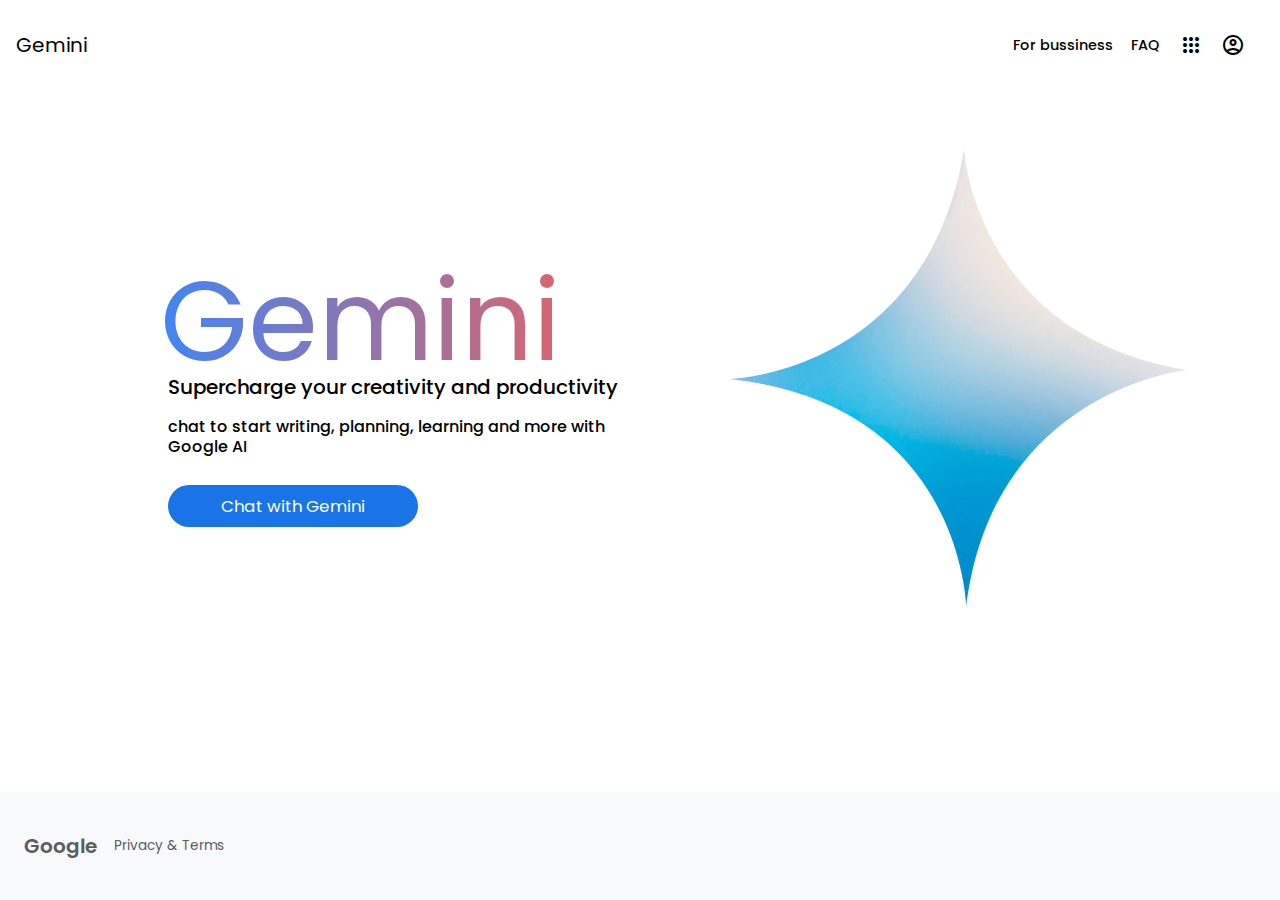
<file: index.html>
<!DOCTYPE html>
<html lang="en">
<head>
    <meta charset="UTF-8">
    <meta name="viewport" content="width=device-width, initial-scale=1.0">
    <link rel="stylesheet" href="https://fonts.googleapis.com/css2?family=Material+Symbols+Outlined:opsz,wght,FILL,GRAD@20..48,100..700,0..1,-50..200" />
    <link rel="stylesheet" href="./style.css">
    <link rel="icon" href="./images/favicon.svg">
    <title>Gemini - chat to supercharge your ideas</title>
</head>
<body>
    <div class="container">
        <div class="header">
            <div class="left">
                <h3><a href="./index.html">Gemini</a></h3>
            </div>
            <div class="right">
                <p>For bussiness</p>
                <p>FAQ</p>
                <span class="material-symbols-outlined">apps</span>
                <span onclick="location.href='./login.html'" class="material-symbols-outlined">account_circle</span>
            </div>
        </div>
        <div class="main">
            <div class="left_main">
                <h1>Gemini</h1>
                <p class="upper">Supercharge your creativity and productivity</p>
                <p class="lower">chat to start writing, planning, learning and more with Google AI</p>
                <button onclick="location.href='./login.html'">Chat with Gemini</button>
            </div>
            <div class="right_main">
                <img src="./images/gemini.png" alt="">
            </div>
        </div>
        <div class="footer">
            <h3><a href="www.google.com">Google</a></h3>
            <p>Privacy & Terms</p>
        </div>
    </div>
</body>
</html>
</file>
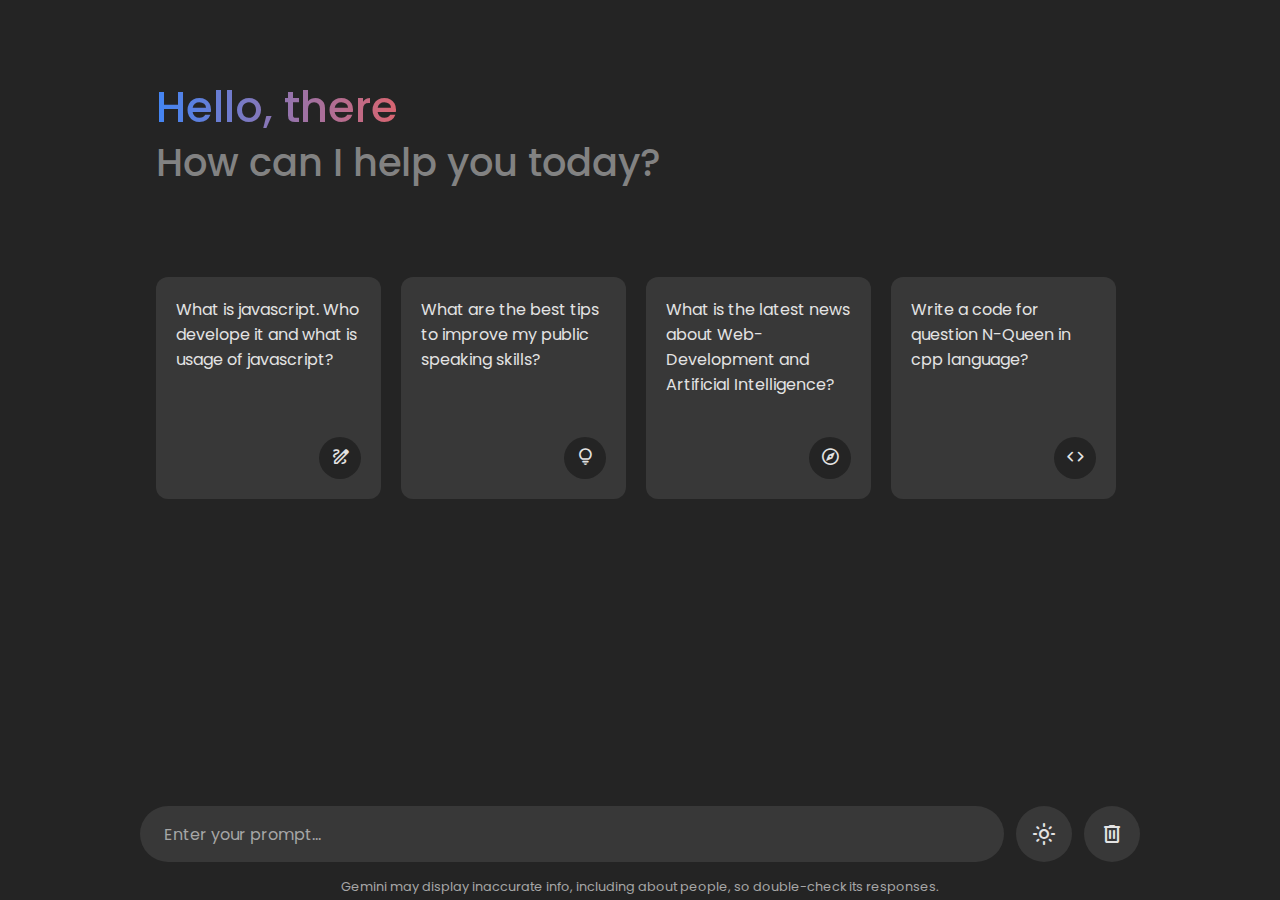
<file: chatgemini.html>
<!DOCTYPE html> <!-- Inform browser that it is a html document -->
<html lang="en"> <!-- start of html document and the lang attribute specify the primary language that is english -->
<head> <!-- It contain the meta information of document that is not displayed directly on the page -->
    <meta charset="UTF-8"> <!-- specifying the character encoding used for the webpage -->
    <meta name="viewport" content="width=device-width, initial-scale=1.0"> <!-- This meta tag ensures that the page is responsive, adjusting its width to match the device's screen size and setting the initial zoom level. -->
    <link rel="stylesheet" href="./chatgemini.css">
    <link rel="icon" href="./images/favicon.svg">
    <link rel="stylesheet" href="https://fonts.googleapis.com/css2?family=Material+Symbols+Rounded:opsz,wght,FILL,GRAD@24,400,0,0" />
    <title>Gemini - chat to supercharge your ideas.</title>
</head>
<body>
    <header class="header">
        <h2 class="title">Hello, there</h2>
        <h4 class="subTitle">How can I help you today?</h4>

        <ul class="suggest">
            <li class="suggestions">
                <h4 class="text">What is javascript. Who develope it and what is usage of javascript?</h4>
                <span class="icon material-symbols-rounded">draw</span>
            </li>
            <li class="suggestions">
                <h4 class="text">What are the best tips to improve my public speaking skills?</h4>
                <span class="icon material-symbols-rounded">lightbulb</span>
            </li>
            <li class="suggestions">
                <h4 class="text">What is the latest news about Web-Development and Artificial Intelligence?</h4>
                <span class="icon material-symbols-rounded">explore</span>
            </li>
            <li class="suggestions">
                <h4 class="text">Write a code for question N-Queen in cpp language?</h4>
                <span class="icon material-symbols-rounded">code</span>
            </li>
            <li class="suggestions">
                <h4 class="text">What is AI and ML what is difference between them?</h4>
                <span class="icon material-symbols-rounded">info</span>
            </li>
        </ul>
    </header>

    <div class="chat-list"></div>

    <div class="search-menu">
        <form action="#" class="search-form">
            <div class="inputWrapper">
                <input type="text" placeholder="Enter your prompt..." class="typeInput" required>
                <button class="icon material-symbols-rounded">send</button>
            </div>
            <div class="btns">
                <span id="theme-changer" class="icon material-symbols-rounded">light_mode</span>
                <span id="deleteBtn" class="icon material-symbols-rounded">delete</span>
            </div>
        </form>
        <p class="footerText">
            Gemini may display inaccurate info, including about people, so double-check its responses.
        </p>
    </div>

    <script src="index.js"></script>
</body>
</html>
</file>
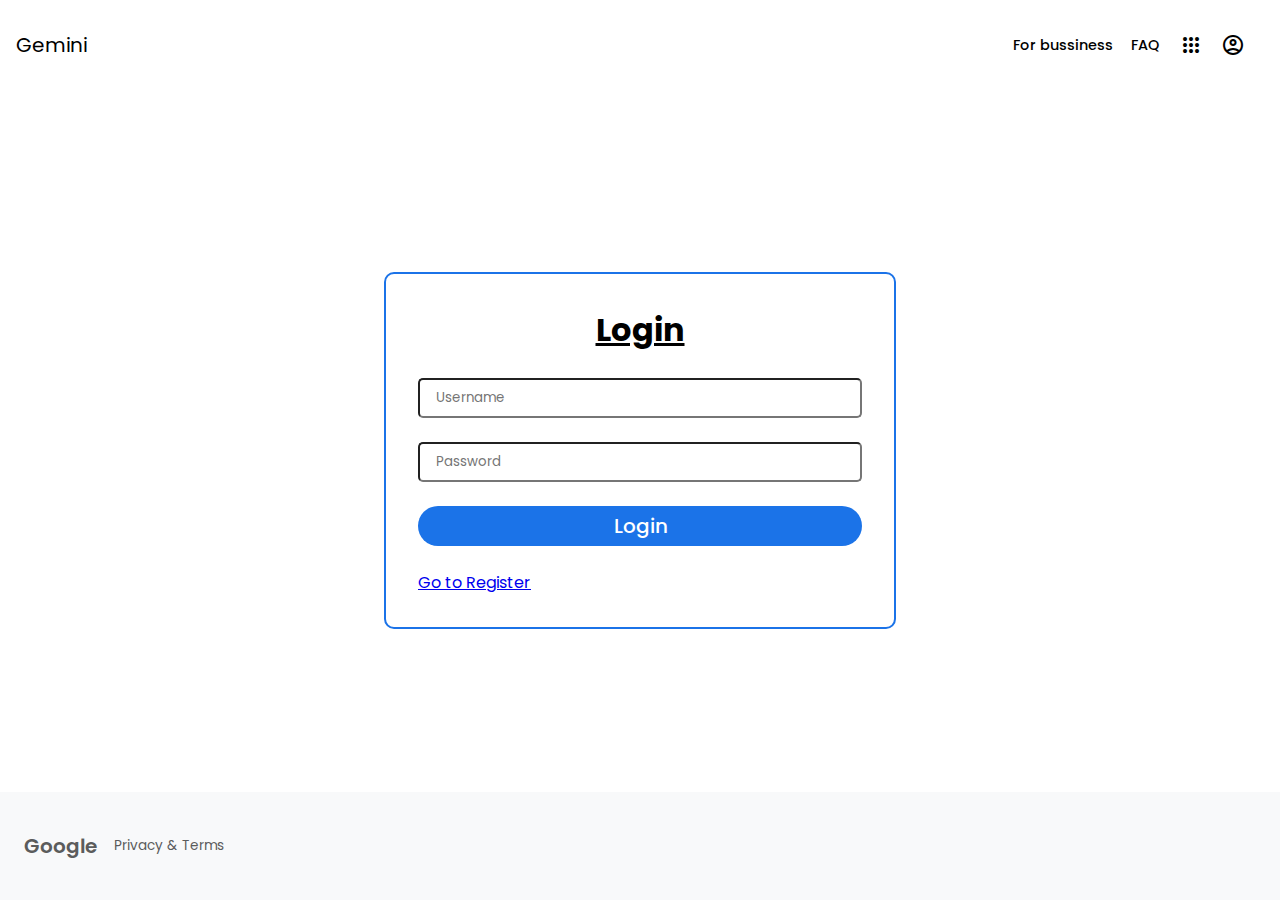
<file: login.html>
<!DOCTYPE html>
<html lang="en">
<head>
    <meta charset="UTF-8">
    <meta name="viewport" content="width=device-width, initial-scale=1.0">
    <link rel="stylesheet" href="./authentication.css">
    <link rel="icon" href="./images/favicon.svg">
    <link rel="stylesheet" href="https://fonts.googleapis.com/css2?family=Material+Symbols+Outlined:opsz,wght,FILL,GRAD@20..48,100..700,0..1,-50..200" />
    <title>Gemini - chat to supercharge your ideas</title>
    <link rel="stylesheet" href="./style.css">
</head>
<body>
    <div class="header">
        <div class="left">
            <h3><a href="index.html">Gemini</a></h3>
        </div>
        <div class="right">
            <p>For bussiness</p>
            <p>FAQ</p>
            <span class="material-symbols-outlined">apps</span>
            <span onclick="location.href='./login.html'" class="material-symbols-outlined">account_circle</span>
        </div>
    </div>

    <div class="container">
        <form id="Login_form">
            <h2>Login</h2>
            <input type="text" placeholder="Username" required id="username">
            <input type="password" placeholder="Password" required id="password">
            <button type="submit">Login</button>
            <a href="register.html">Go to Register</a>
        </form>
    </div>

    <div class="footer">
        <h3><a href="www.google.com">Google</a></h3>
        <p>Privacy & Terms</p>
    </div>

    <script>
        document.getElementById("Login_form").addEventListener("submit", function (event) {
            event.preventDefault();
            var username = document.getElementById("username").value;
            var password = document.getElementById("password").value;

            var user = localStorage.getItem(username)

            if(user) {
                var parseUser = JSON.parse(user);
                if(parseUser.password === password) {
                    localStorage.setItem("user", JSON.stringify(parseUser));
                    window.location.href = "./chatgemini.html";
                } else {
                    alert("Incorrect Password");
                }
            } else {
                alert("User not found!");
            }
        })
    </script>
</body>
</html>
</file>
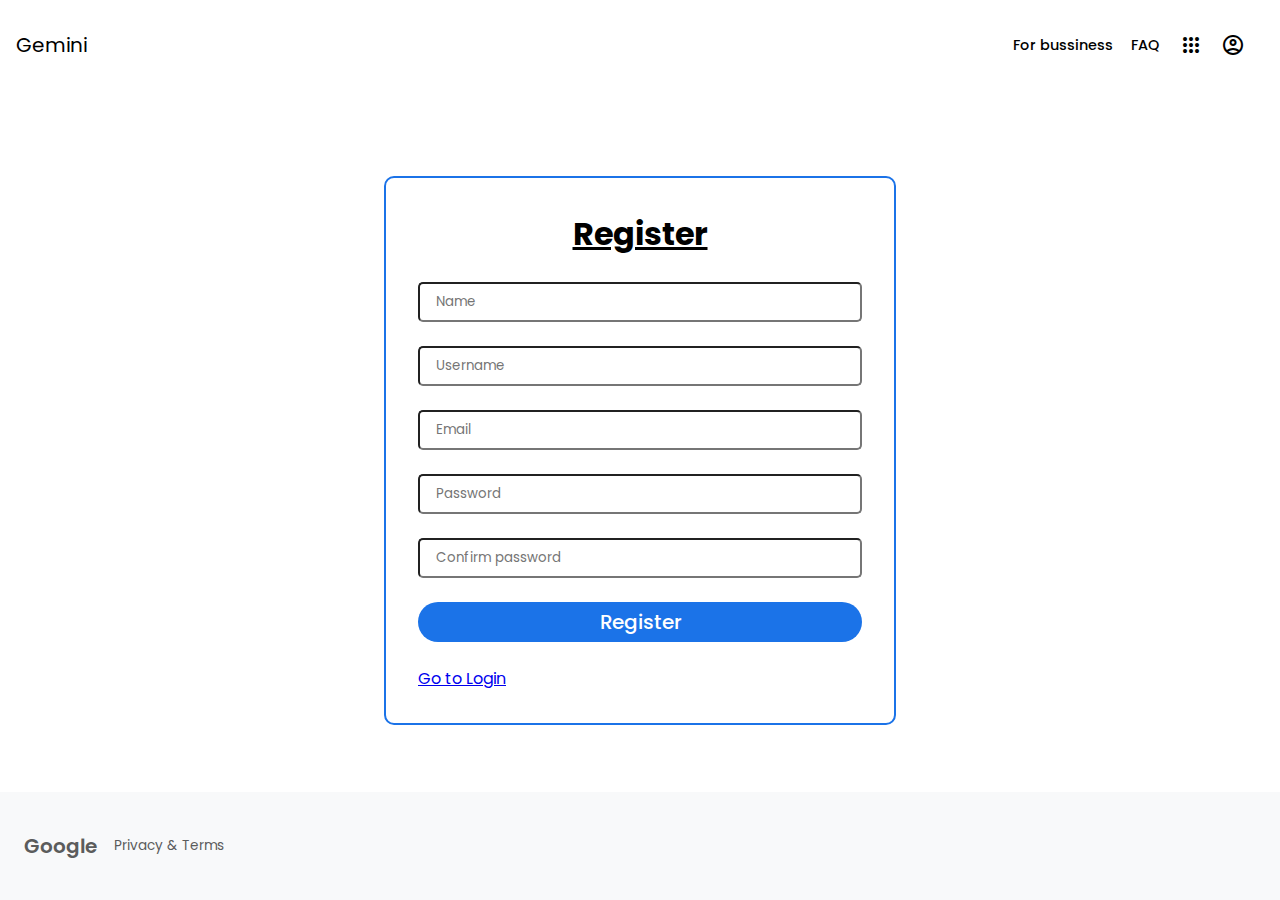
<file: register.html>
<!DOCTYPE html>
<html lang="en">
<head>
    <meta charset="UTF-8">
    <meta name="viewport" content="width=device-width, initial-scale=1.0">
    <link rel="icon" href="./images/favicon.svg">
    <link rel="stylesheet" href="https://fonts.googleapis.com/css2?family=Material+Symbols+Outlined:opsz,wght,FILL,GRAD@20..48,100..700,0..1,-50..200" />
    <title>Gemini - chat to supercharge your ideas</title>
    <link rel="stylesheet" href="./style.css">
    <link rel="stylesheet" href="./authentication.css">
</head>
<body>
    <div class="header">
        <div class="left">
            <h3><a href="./index.html">Gemini</a></h3>
        </div>
        <div class="right">
            <p>For bussiness</p>
            <p>FAQ</p>
            <span class="material-symbols-outlined">apps</span>
            <span class="material-symbols-outlined">account_circle</span>
        </div>
    </div>

    <div class="container">
        <form id="register_form">
            <h2>Register</h2>
            <input class="input" type="text" placeholder="Name" required id="name">
            <input class="input" type="text" placeholder="Username" required id="username">
            <input class="input" type="mail" placeholder="Email" required id="email">
            <input class="input" type="password" placeholder="Password" required id="password">
            <input class="input" type="password" placeholder="Confirm password" required id="confirmPassword">
            <button type="submit">Register</button>
            <a href="login.html">Go to Login</a>
        </form>
    </div>

    <div class="footer">
        <h3><a href="www.google.com">Google</a></h3>
        <p>Privacy & Terms</p>
    </div>

    <script>
        const input = document.querySelector(".input");
        document.getElementById("register_form").addEventListener("submit", function(event) {
            event.preventDefault();
            var name = document.getElementById("name").value;
            var username = document.getElementById("username").value;
            var password = document.getElementById("password").value;
            var email = document.getElementById("email").value;
            var confirmPassword = document.getElementById("confirmPassword").value;

            if(password !== confirmPassword) {
                alert("Password Not Match!!");
                return;
            }

            const user = {
                name : name,
                email : email,
                username  : username,
                password : password
            };

            localStorage.setItem(username, JSON.stringify(user));
            alert("Registration Successful! Please Login.");
            window.location.href = './login.html';
        })
    </script>
</body>
</html>
</file>
<file: style.css>
@import url('https://fonts.googleapis.com/css2?family=Poppins:wght@100;400;500;600&display=swap');

* {
    margin: 0;
    padding: 0;
    box-sizing: border-box;
    font-family: "Poppins", sans-serif;
}

body {
    width: 100%;
    height: 100%;
}

.header {
    position: fixed;
    background: white;
    z-index: 100;
    width: 100%;
    height: 10%;
    display: flex;
    justify-content: space-between;
    align-items: center;
    padding: 1.5rem 1rem;
}

.header .left h3 a{
    text-decoration: none;
    color: black;
    font-weight: 400;
    font-size: 1.25rem;
}

.header .right {
    width: 270px;
    display: flex;
    align-items: center;
    justify-content: space-evenly;
}

.header .right p {
    cursor: pointer;
    font-size: 0.9rem;
    font-weight: 500;
}

.header .right span {
    cursor: pointer;
}

.main {
    width: 100vw;
    display: grid;
    grid-template-columns: auto auto;
}

.left_main {
    padding-top: 8rem;
    padding-left: 10rem; 
    display: flex;
    flex-direction: column;
    align-items: left;
    justify-content: center;
}

.left_main h1 {
    font-size: 7rem;
    font-weight: 400;
    line-height: 1;
    width: fit-content;
    background-clip: text;
    background: linear-gradient(to right, #4285f4, #d96570);
    -webkit-background-clip: text;
    -webkit-text-fill-color: transparent;
}

.left_main p.upper {
    font-size: 1.25rem;
    font-weight: 500;
    margin-left: 0.5rem;
    line-height: 1;
}

.left_main p.lower {
    line-height: 1.25;
    font-size: 1rem;
    font-weight: 500;
    margin-left: 0.5rem;
    margin-top: 1.25rem;
}

.left_main button {
    cursor: pointer;
    margin-top: 1.75rem;
    margin-left: 0.5rem;
    padding: 0.5rem 1rem;
    background: #1B73E8;
    font-size: 1.05rem;
    color: white;
    border-radius: 500px;
    border: none;
    transition: box-shadow 0.5s ease;
    width: 250px;
}

.left_main button:hover {
    box-shadow: 0px 1px #242424;
}

.right_main {
    width: 40%;
    padding-inline: 5rem;
}

.right_main img {
    margin-top: 5rem;
}

.footer {
    position: fixed;
    bottom: 0;
    background: #F8F9FA;
    height: 12%;
    width: 100%;
    color: #5B5C5C;
    display: flex;
    align-items: center;
    padding-inline: 1.5rem;
    gap: 1rem;
}
.footer h3 ,
.footer h3 a{
    text-decoration: none;
    color: inherit;
    font-size: 1.25rem;
    font-weight: 550;
    cursor: pointer;
}

.footer p {
    cursor: pointer;
    font-size: 0.85rem;
}

@media screen and (max-width:1025px) {
    .left_main {
        padding-left: 5rem;
    }
}

@media screen and (max-width : 769px) {
    .main {
        grid-template-columns: auto;
    }
    .left_main {
        padding-top: 4rem;
        padding-inline: 4rem;
        order: 2;
    }
}

@media (min-width : 376px) and (max-width : 769px) {
    .left_main {
        padding-top: 10rem;
    }

    .right_main {
        display: none;
    }
}
</file>
<file: chatgemini.css>
/* Chat Functionality: Interact with the Gemini chatbot.
Copy Responses: Easily copy chatbot replies.
Theme Toggle: Switch between light and dark modes.
Local Storage: Saves themes and chat history persistently.
Google Gemini API: Uses free API to generate responses.
Typing Effect: Responses appear with a typing animation.
Loading Animation: Engaging animation before responses.
Responsive Design: Adapts to various screen sizes and devices.
Easy Customization: Simple to integrate and customize.
Clean Code: Well-structured and commented code. */

@import url('https://fonts.googleapis.com/css2?family=Poppins:wght@100;400;500;600&display=swap');

* {
    margin: 0;
    padding: 0;
    box-sizing: border-box;
    font-family: "Poppins", sans-serif;
}

:root {
    --text-color : #e3e3e3;
    --subheading-color : #828282;
    --placeholder-color : #a6a6a6;
    --primary-color : #242424;
    --secondary-color : #383838;
    --secondary-hover-color : #444444; 
}

.lightMode {
    --text-color : #222;
    --subheading-color : #a0a0a0;
    --placeholder-color : #6c6c6c;
    --primary-color : #fff;
    --secondary-color : #e9eef6;
    --secondary-hover-color : #dbe1ea; 
}

body {
    background: var(--primary-color);
}

.header, .search-menu {
    color: var(--text-color);
}

.header, .chat-list .chat, .search-form {
    max-width: 1000px;
    margin: 0 auto;
}

.header {
    margin-top: 7vh;
    padding: 1rem;
}

body.hideHeader .header {
    display: none;
    margin-top: 0;
}

.header :where(.title, .subTitle) {
    font-weight: 500;
    line-height: 3.5rem;
}

.header .title {
    font-size: 2.7rem;
    width: fit-content;
    background-clip: text;
    background: linear-gradient(to right, #4285f4, #d96570);
    -webkit-background-clip: text;
    -webkit-text-fill-color: transparent;
}

.header .subTitle {
    font-size: 2.4rem;
    color: var(--subheading-color);
}

.suggest {
    margin-top: 9.5vh;
    list-style: none;
    display: flex;
    gap: 1.25rem;
    overflow-x: auto;
    scrollbar-width: none;
}

.suggest .suggestions {
    padding: 1.25rem;
    cursor: pointer;
    width: 225px;
    flex-shrink: 0;
    border-radius: 0.75rem;
    background: var(--secondary-color);
    display: flex;
    flex-direction: column;
    align-items: flex-end;
    justify-content: space-between;
}

.suggest .suggestions:hover {
    background: var(--secondary-hover-color);
}

.suggest .suggestions .text {
    font-weight: 400;
}

.suggest .suggestions .icon {
    height: 42px;
    width: 42px;
    font-size: 1.3rem;
    margin-top: 2.5rem;
    display: flex;
    align-items: center;
    justify-content: center;
    border-radius: 50%;
    background: var(--primary-color);
}

.search-menu {
    position: fixed;
    background: var(--primary-color);
    z-index: 100;
    width: 100%;
    bottom: 0;
}

.search-menu :where(.search-form, .btns) {
    display: flex;
    gap: 0.75rem;
}

.search-menu .inputWrapper {
    height: 56px;
    width: 100%;
    display: flex;
    position: relative;
}

.search-menu .typeInput {
    width: 100%;
    height: 100%;
    border: none;
    outline: none;
    border-radius: 6.2rem;
    font-size: 1rem;
    color: var(--text-color);
    padding: 1.1rem 4rem 1.1rem 1.5rem;
    background: var(--secondary-color);
}

.search-menu .typeInput:focus {
    color: var(--text-color);
}

.search-menu .typeInput::placeholder {
    color: var(--placeholder-color);
}

.search-menu .icon {
    height: 56px;
    width: 56px;
    cursor: pointer;
    display: flex;
    justify-content: center;
    align-items: center;
    border-radius: 50%;
    background-color: var(--secondary-color);
    color: var(--text-color);
    outline: none;
    border: none;
}

.search-menu .icon:hover {
    background: var(--secondary-hover-color) !important;
}

.search-menu .inputWrapper .icon {
    position: absolute;
    right: 0;
    background: none;
    transform: scale(0);
    transition: transform 0.2s ease;
}

.search-menu .inputWrapper .typeInput:valid ~  .icon {
    transform: scale(1);
}

.footerText {
    font-size: 0.8rem;
    margin-top: 1rem;
    margin-bottom: 0.25rem;
    text-align: center;
    color: var(--placeholder-color);
}

/*Chat Styling*/
.chat-list {
    padding: 2rem 1rem 12rem;
    max-height: 100vh;
    overflow-y: auto;
    scrollbar-color: #999 transparent;
}

.chat-list .chat.incoming {
    margin-top: 1.5rem;
}

.chat-list .chat .chat-content {
    display: flex;
    gap: 1.5rem;
    width: 100%;
    align-items: center;
}

.chat-list .chat .avatar {
    height: 40px;
    width: 40px;
    border-radius: 50%;
    object-fit: cover;
    align-self: flex-start;
}

.chat-list .chat.loading-message .avatar {
    animation: rotate 3s linear infinite;
}

@keyframes rotate {
    100% {
        transform: rotate(360deg);
    }
}

.chat-list .chat .text {
    color: var(--text-color);
}

.chat-list .chat.loading-message .text {
    display: none;
}

.chat-list .chat .icon {
    cursor: pointer;
    font-size: 1.2rem;
    height: 35px;
    width: 35px;
    margin-left: 3.8rem;
    background: var(--secondary-color);
    display: flex;
    align-items: center;
    justify-content: center;
    color: var(--text-color);
    border-radius: 50%;
    visibility: hidden;
}

.chat-list .chat:not(.chat.loading-message):hover .icon:not(.hide) {
    visibility: visible;
}

.chat-list .chat .icon:hover  {
    background: var(--secondary-hover-color);
}

.chat-list .loading {
    width: 100%;
    display: none;
    flex-direction: column;
    gap: 0.7rem;
}

.chat-list .chat.loading-message .loading {
    display: flex;
}

.chat-list .loading .load-bar {
    width: 100%;
    height: 11px;
    border-radius: 0.14rem;
    background: linear-gradient(to right, #4285f4, var(--primary-color), #4285f4);
    animation: animate 3s linear infinite;
}

.chat-list .loading .load-bar:nth-child(2) {
    width: 80%;
}

.chat-list .loading .load-bar:last-child {
    width: 60%;
}

@keyframes animate {
    0% {
        background-position: -800px 0;
    }
    100% {
        background-position: 800px 0;
    }
}

@media (max-width: 768px) {
    .header :is(.title, .subTitle) {
        font-size: 2rem;
        line-height: 2.6rem;
    }

    .header .subTitle {
        font-size: 1.7rem;
    }

    .chat-list .chat .avatar {
        width: 37px;
        height: 37px;
    }

    .search-menu :where(.search-form, .btns) {
        gap: 0.4rem;
    }

    .search-menu .inputWrapper {
        height: 45px;
    }
    
    .search-menu .typeInput {
        padding: 1.1rem 3.5rem 1.1rem 1.2rem;
    }

    .search-menu .typeInput::placeholder {
        color: var(--placeholder-color);
        font-size: 0.85rem;
    }

    .search-menu .icon {
        height: 45px;
        width: 45px;
    }

    .footerText {
        font-size: 0.75rem;
        margin-top: 0.5rem;
    }
}
</file>
<file: authentication.css>
.container {
    width: 100vw;
    height: 100vh;
    display: flex;
    align-items: center;
    justify-content: center;
}

form {
    width: 40%;
    display: flex;
    flex-direction: column;
    gap: 1.5rem;
    border: 2px solid #1B73E8;
    padding: 2rem;
    border-radius: 10px;
}

form h2 {
    text-align: center;
    font-size: 2rem;
    text-decoration: underline;
}

form input {
    width: 100%;
    height: 40px;
    border-radius: 5px;
    padding: 1rem;
}

form button {
    background: #1B73E8;
    height: 40px;
    width: 100%;
    border: none;
    border-radius: 500px;
    font-size: 1.25rem;
    color: white;
    font-weight: 500;
}

form button:hover {
    background: whitesmoke;
    color: #1B73E8;
    border: 2px solid #1B73E8;
}

form a {
    font-size: 1rem;
}

@media screen and (max-width : 426px) {
    form {
        margin-inline: 1rem;
        width: 100%;
    }
}
</file>
